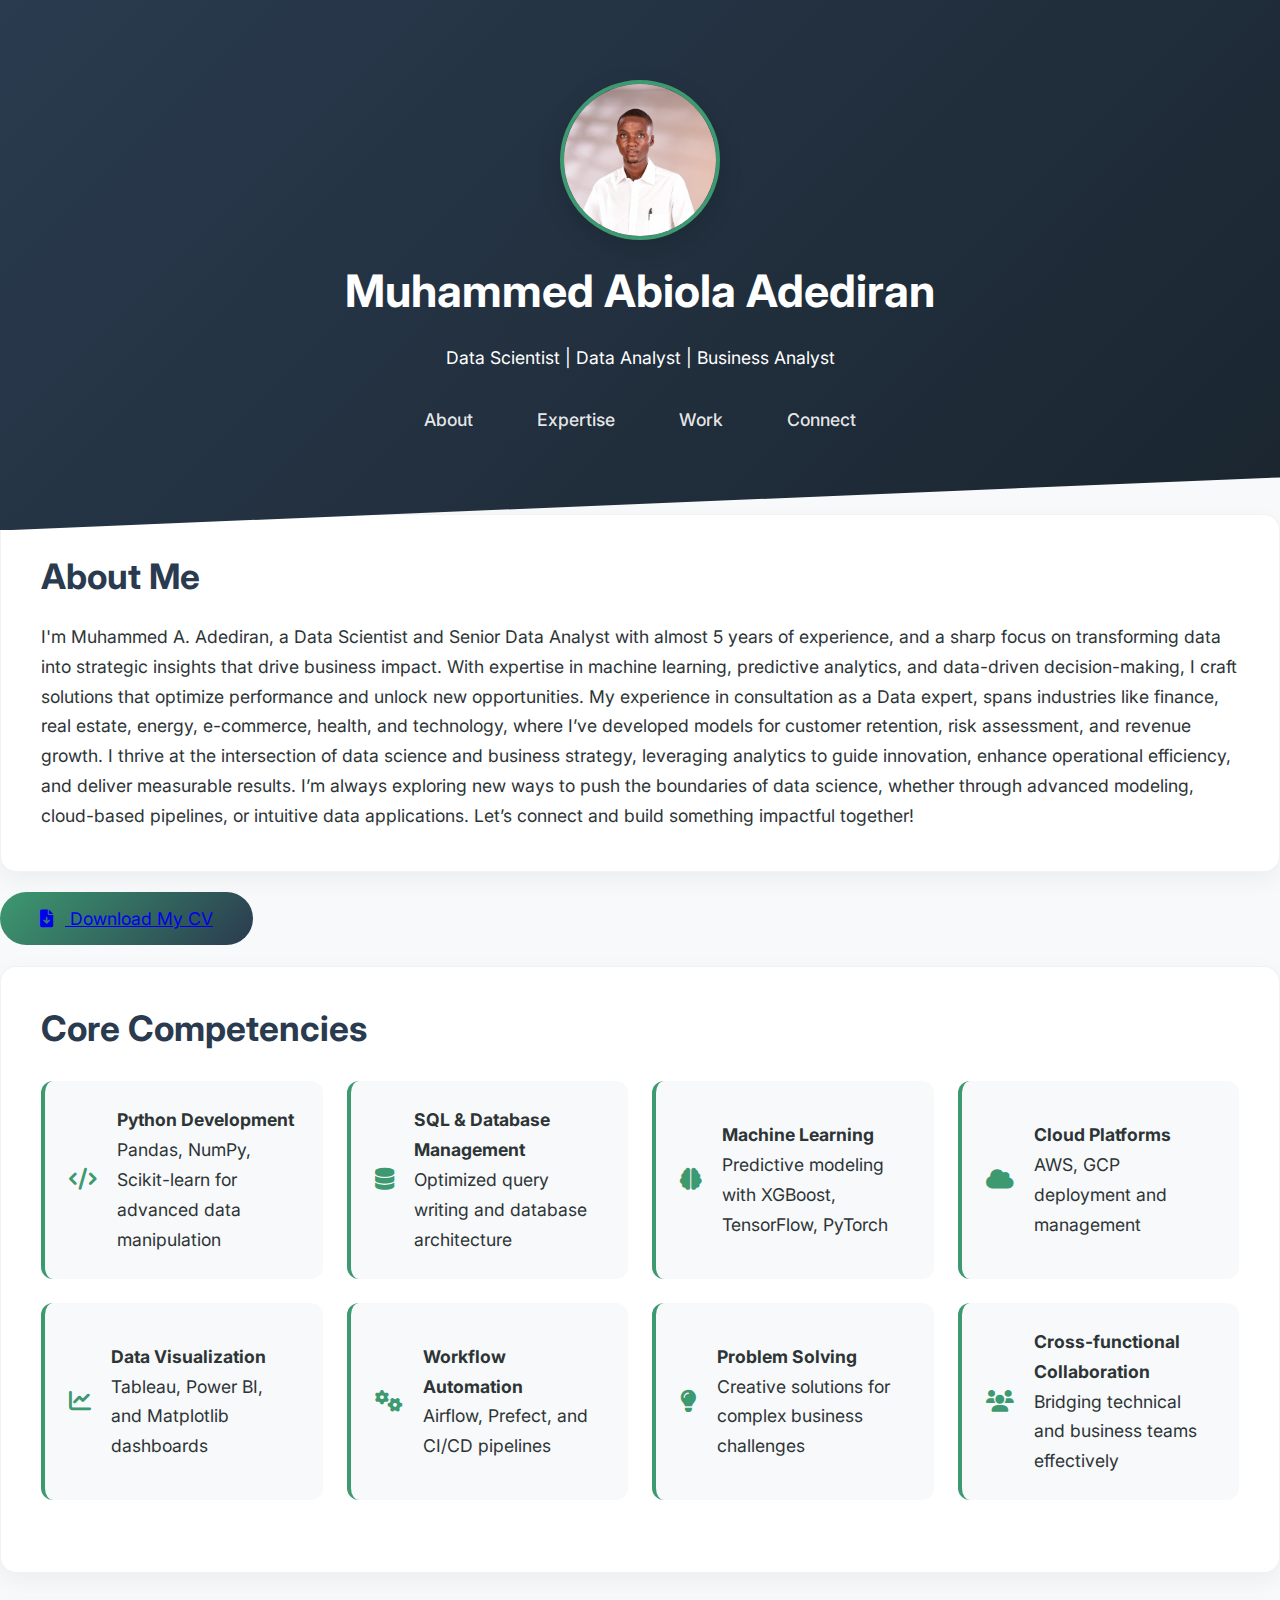
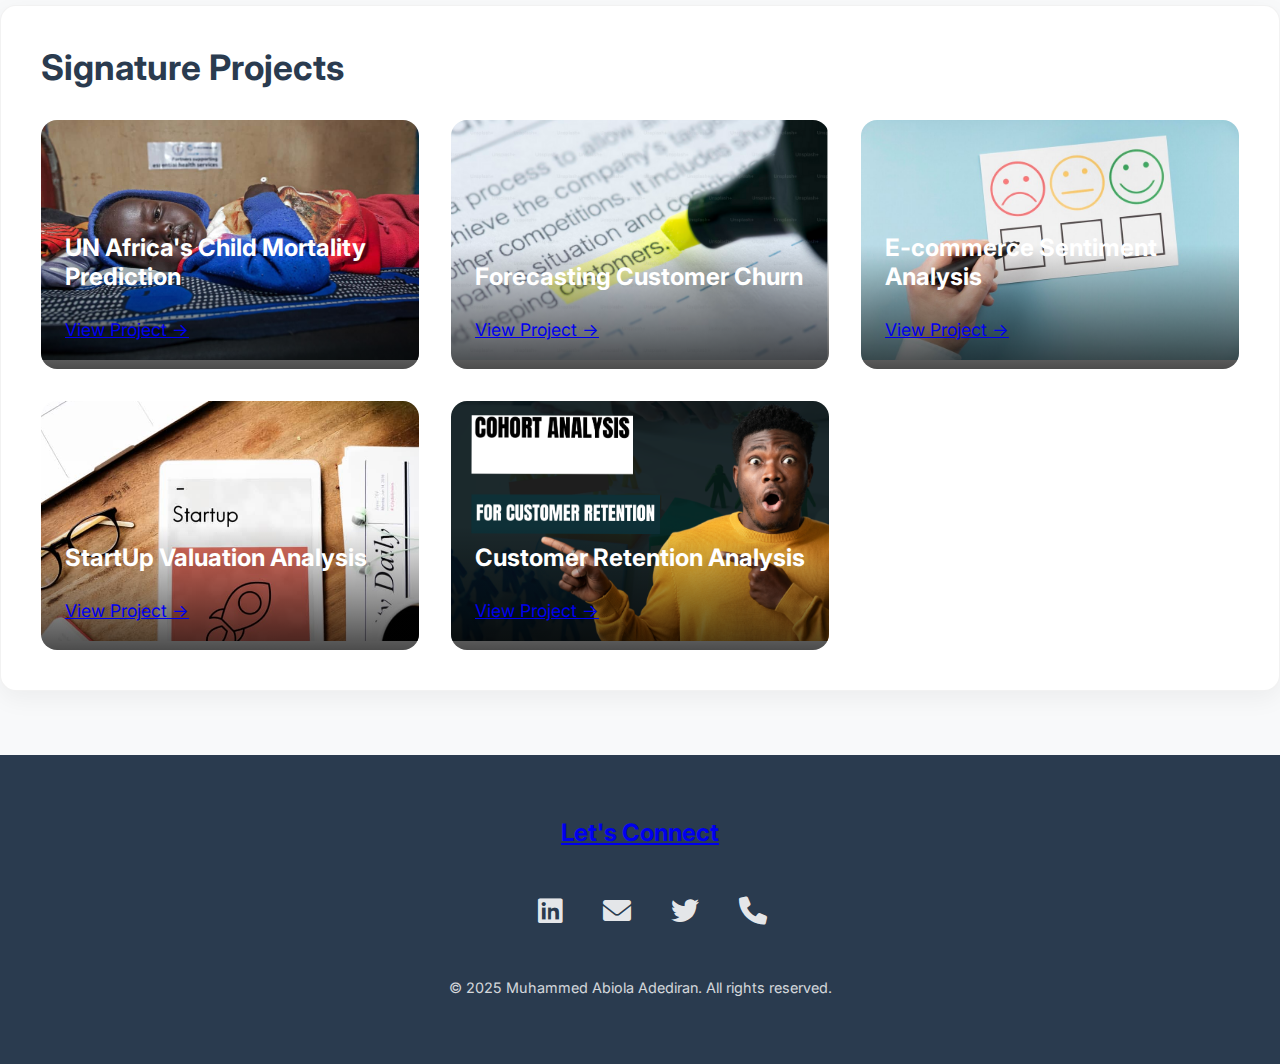
<file: index.html>
<!DOCTYPE html>
<html lang="en">
<head>
    <!-- Google Tag (gtag.js) -->
    <script async src="https://www.googletagmanager.com/gtag/js?id=G-CT08PQLNE5"></script>
    <script>
        window.dataLayer = window.dataLayer || [];
        function gtag(){dataLayer.push(arguments);}
        gtag('js', new Date());
        gtag('config', 'G-CT08PQLNE5');
    </script>

    <meta charset="utf-8">
    <meta name="viewport" content="width=device-width, initial-scale=1.0">
    <title>Muhammed Abiola Adediran - Data Scientist Portfolio</title>
    <link rel="icon" href="images/favicon.webp" type="image/webp">
    <style>
        :root {
            --primary: #2A3B4F;    /* Deep Navy */
            --secondary: #3D9970;  /* Sage Green */
            --accent: #FF6B6B;     /* Coral */
            --light: #F8F9FA;      /* Light Gray */
            --dark: #1A252F;       /* Dark Navy */
            --text: #2D3436;       /* Charcoal */
        }

        * {
            margin: 0;
            padding: 0;
            box-sizing: border-box;
            font-family: 'Inter', system-ui, sans-serif;
        }

        body {
            background: var(--light);
            color: var(--text);
            line-height: 1.7;
            font-size: 1.1rem;
        }

        /* Header Styles */
        #header {
            background: linear-gradient(135deg, var(--primary), var(--dark));
            color: white;
            padding: 4rem 1rem;
            text-align: center;
            clip-path: polygon(0 0, 100% 0, 100% 90%, 0 100%);
            margin-bottom: -3rem;
        }

        .avatar {
            width: 160px;
            height: 160px;
            border-radius: 50%;
            border: 4px solid var(--secondary);
            margin: 1rem auto;
            box-shadow: 0 8px 24px rgba(0,0,0,0.15);
        }

        /* Navigation */
        #nav {
            margin: 2rem 0;
        }

        #nav ul {
            display: flex;
            justify-content: center;
            gap: 2rem;
            list-style: none;
            flex-wrap: wrap;
        }

        #nav a {
            color: rgba(255,255,255,0.9);
            text-decoration: none;
            font-weight: 500;
            padding: 0.5rem 1rem;
            border-radius: 2rem;
            transition: all 0.3s ease;
        }

        #nav a:hover {
            background: rgba(255,255,255,0.1);
            transform: translateY(-2px);
        }

        
        .button {
            position: relative;
            overflow: hidden;
            padding: 1rem 2.5rem;
            border-radius: 50px;
            background: linear-gradient(135deg, var(--secondary), var(--primary));
            transition: all 0.4s cubic-bezier(0.4, 0, 0.2, 1);
        }

        .icon-wrapper {
            position: relative;
            display: inline-block;
            margin-right: 12px;
        }

        .main-icon {
            transform: translateY(0);
            transition: transform 0.3s ease;
        }

        .launch-icon {
            position: absolute;
            left: 50%;
            top: 150%;
            opacity: 0;
            transform: translateX(-50%);
            color: var(--accent);
            transition: all 0.4s cubic-bezier(0.4, 0, 0.2, 1);
        }

        .button:hover {
            transform: translateY(-3px);
            box-shadow: 0 8px 24px rgba(61,153,112,0.4);
        }

        .button:hover .main-icon {
            transform: translateY(-150%);
        }

        .button:hover .launch-icon {
            top: 50%;
            opacity: 1;
            transform: translate(-50%, -50%);
        }

        .button:active {
            transform: translateY(0);
            box-shadow: 0 4px 12px rgba(61,153,112,0.3);
        }

        /* Optional: Add particle animation */
        @keyframes particles {
            0% { transform: translateY(0) scale(0); opacity: 1; }
            100% { transform: translateY(-50px) scale(1); opacity: 0; }
        }


        /* Card Styles */
        .card {
            background: white;
            border-radius: 1rem;
            padding: 2.5rem;
            margin: 2rem 0;
            box-shadow: 0 8px 24px rgba(0,0,0,0.05);
            border: 1px solid rgba(0,0,0,0.05);
            transition: transform 0.3s cubic-bezier(0.4,0,0.2,1);
        }

        .card:hover {
            transform: translateY(-8px);
        }

        /* Skills Grid */
        .skills-grid {
            display: grid;
            grid-template-columns: repeat(auto-fit, minmax(280px, 1fr));
            gap: 1.5rem;
            margin: 2rem 0;
        }

        .skill-item {
            display: flex;
            align-items: center;
            gap: 1.25rem;
            padding: 1.5rem;
            background: var(--light);
            border-radius: 0.75rem;
            border-left: 4px solid var(--secondary);
            transition: all 0.3s ease;
        }

        .skill-item:hover {
            background: white;
            box-shadow: 0 4px 12px rgba(0,0,0,0.08);
        }

        /* Project Cards */
        .projects-grid {
            display: grid;
            grid-template-columns: repeat(auto-fit, minmax(320px, 1fr));
            gap: 2rem;
            margin-top: 2rem;
        }

        .project-card {
            background: white;
            border-radius: 1rem;
            overflow: hidden;
            position: relative;
            transition: all 0.3s ease;
        }

        .project-card::before {
            content: "";
            position: absolute;
            top: 0;
            left: 0;
            right: 0;
            bottom: 0;
            background: linear-gradient(180deg, rgba(0,0,0,0) 50%, rgba(0,0,0,0.7) 100%);
            z-index: 1;
        }

        .project-card img {
            width: 100%;
            height: 240px;
            object-fit: cover;
            transition: transform 0.3s ease;
        }

        .project-content {
            position: absolute;
            bottom: 0;
            left: 0;
            right: 0;
            padding: 1.5rem;
            color: white;
            z-index: 2;
        }

        /* Typography */
        h1, h2, h3 {
            line-height: 1.2;
            margin-bottom: 1.5rem;
        }

        h1 { font-size: 2.8rem; }
        h2 { font-size: 2.2rem; color: var(--primary); }
        h3 { font-size: 1.5rem; }

        

        @media (max-width: 768px) {
            #header { padding: 3rem 1rem; }
            .avatar { width: 120px; height: 120px; }
            h1 { font-size: 2rem; }
            h2 { font-size: 1.75rem; }
        }

    /* Add this CSS to your existing styles */
        #contact {
            text-align: center;
            padding: 4rem 1rem;
            background: var(--primary);
            color: white;
            margin-top: 4rem;
        }

        .contact-card {
            max-width: 600px;
            margin: 0 auto 2rem;
        }

        .social-links {
            display: flex;
            justify-content: center;
            gap: 1.5rem;
            margin: 2rem 0;
            flex-wrap: wrap;
        }

        .social-icon {
            font-size: 1.75rem;
            color: rgba(255,255,255,0.9);
            transition: all 0.3s ease;
            padding: 0.5rem;
        }

        .social-icon:hover {
            color: var(--secondary);
            transform: translateY(-3px);
        }

        .copyright {
            font-size: 0.9rem;
            opacity: 0.8;
            margin-top: 2rem;
        }

        @media (max-width: 768px) {
            #contact {
            padding: 3rem 1rem;
        }
            
        .social-icon {
            font-size: 1.5rem;
        }
        }
  
</style>
    <link href="https://fonts.googleapis.com/css2?family=Inter:wght@400;500;600;700&display=swap" rel="stylesheet">
    <link rel="stylesheet" href="https://cdnjs.cloudflare.com/ajax/libs/font-awesome/6.0.0/css/all.min.css">
</head>
<body>
    <!-- Header Section -->
    <header id="header">
        <img src="images/me.JPG" alt="Muhammed Abiola Adediran" class="avatar">
        <h1>Muhammed Abiola Adediran</h1>
        <p>Data Scientist | Data Analyst | Business Analyst</p>
        
        <nav id="nav">
            <ul>
                <li><a href="#about">About</a></li>
                <li><a href="#skills">Expertise</a></li>
                <li><a href="#projects">Work</a></li>
                <li><a href="#contact">Connect</a></li>
            </ul>
        </nav>
    </header>
        <main class="container">
            <!-- About Section -->
            <section id="about" class="card">
                <h2>About Me</h2>
                <p class="lead-text">
                    I'm Muhammed A. Adediran, a Data Scientist and Senior Data Analyst with almost 5 years of experience, and a sharp focus on transforming data into strategic insights that drive business impact. With expertise in machine learning, predictive analytics, and data-driven decision-making, I craft solutions that optimize performance and unlock new opportunities.

                    My experience in consultation as a Data expert, spans industries like finance, real estate, energy, e-commerce, health, and technology, where I’ve developed models for customer retention, risk assessment, and revenue growth. I thrive at the intersection of data science and business strategy, leveraging analytics to guide innovation, enhance operational efficiency, and deliver measurable results.

                    I’m always exploring new ways to push the boundaries of data science, whether through advanced modeling, cloud-based pipelines, or intuitive data applications. Let’s connect and build something impactful together!
                </p>
            </section>        
                <a href="assets1/Muhammed.pdf" download class="button">
                    <span class="icon-wrapper">
                        <i class="fas fa-file-download main-icon"></i>
                    </span>
                    Download My CV
                </a>
                   
            </section>
    
            <!-- Skills Section -->
            <section id="skills" class="card">
                <h2>Core Competencies</h2>
                <div class="skills-grid">
                    <div class="skill-item">
                        <i class="fas fa-code fa-lg" style="color: var(--secondary);"></i>
                        <div>
                            <h4>Python Development</h4>
                            <p>Pandas, NumPy, Scikit-learn for advanced data manipulation</p>
                        </div>
                    </div>
                    <div class="skill-item">
                        <i class="fas fa-database fa-lg" style="color: var(--secondary);"></i>
                        <div>
                            <h4>SQL & Database Management</h4>
                            <p>Optimized query writing and database architecture</p>
                        </div>
                    </div>
                    <div class="skill-item">
                        <i class="fas fa-brain fa-lg" style="color: var(--secondary);"></i>
                        <div>
                            <h4>Machine Learning</h4>
                            <p>Predictive modeling with XGBoost, TensorFlow, PyTorch</p>
                        </div>
                    </div>
                    <div class="skill-item">
                        <i class="fas fa-cloud fa-lg" style="color: var(--secondary);"></i>
                        <div>
                            <h4>Cloud Platforms</h4>
                            <p>AWS, GCP deployment and management</p>
                        </div>
                    </div>
                    <div class="skill-item">
                        <i class="fas fa-chart-line fa-lg" style="color: var(--secondary);"></i>
                        <div>
                            <h4>Data Visualization</h4>
                            <p>Tableau, Power BI, and Matplotlib dashboards</p>
                        </div>
                    </div>
                    <div class="skill-item">
                        <i class="fas fa-cogs fa-lg" style="color: var(--secondary);"></i>
                        <div>
                            <h4>Workflow Automation</h4>
                            <p>Airflow, Prefect, and CI/CD pipelines</p>
                        </div>
                    </div>
                    <div class="skill-item">
                        <i class="fas fa-lightbulb fa-lg" style="color: var(--secondary);"></i>
                        <div>
                            <h4>Problem Solving</h4>
                            <p>Creative solutions for complex business challenges</p>
                        </div>
                    </div>
                    <div class="skill-item">
                        <i class="fas fa-users fa-lg" style="color: var(--secondary);"></i>
                        <div>
                            <h4>Cross-functional Collaboration</h4>
                            <p>Bridging technical and business teams effectively</p>
                        </div>
                    </div>
                </div>
            </section>
        <!-- Projects Section -->
<section id="projects" class="card">
    <h2>Signature Projects</h2>
    <div class="projects-grid">
        <!-- UN Project -->
        <article class="project-card">
            <img src="images/Child.jpg" alt="UN Africa's Child Mortality Rate">
            <div class="project-content">
                <h3>UN Africa's Child Mortality Prediction</h3>
                <a href="https://drive.google.com/drive/folders/1xoDXnzfFjFfgGMa3yQ0849yiTEAJ1jJ7?usp=sharing" 
                   class="project-link" 
                   target="_blank"
                   rel="noopener noreferrer">
                   View Project →
                </a>
            </div>
        </article>

        <!-- Customer Churn Project -->
        <article class="project-card">
            <img src="images/Customer Churn.png" alt="Customer Churn Analysis Dashboard">
            <div class="project-content">
                <h3>Forecasting Customer Churn</h3>
                <a href="https://drive.google.com/drive/folders/1Rlklza4MQzv4ZNlpCqDWi6Kdt8Jk8UxS?usp=sharing" 
                   class="project-link" 
                   target="_blank"
                   rel="noopener noreferrer">
                    View Project →
                </a>
            </div>
        </article>
<!-- Sentiment Analysis Project -->
<article class="project-card">
    <img src="images/sentiment.jpg" alt="Sentiment Analysis Visualization">
    <div class="project-content">
        <h3>E-commerce Sentiment Analysis</h3>
        <a href="https://drive.google.com/drive/folders/1t4hIZXAX99dMoBTJleC9xyE3eSKIqErE?usp=sharing" 
           class="project-link" 
           target="_blank"
           rel="noopener noreferrer">
            View Project →
        </a>
    </div>
</article>
<!-- StartUp Project -->
<article class="project-card">
    <img src="images/Startup.jpg" alt="StartUp Valuation Analysis">
    <div class="project-content">
        <h3>StartUp Valuation Analysis</h3>
        <a href="https://drive.google.com/drive/folders/1Ue2JR5wtaPKNCqCM5qT02m7m5Oucn5Ay?usp=sharing" 
           class="project-link" 
           target="_blank"
           rel="noopener noreferrer">
            View Project →
        </a>
    </div>
</article>

<!-- Cohort Analysis Project -->
        <article class="project-card">
            <img src="images/cohort analysis for customer retention.png" alt="Cohort Analysis Dashboard">
            <div class="project-content">
                <h3>Customer Retention Analysis</h3>
                <a href="https://drive.google.com/drive/folders/1zIELvmAwA5Uj2ChAHvKgS2Dfp-TKpwc_?usp=sharing" 
                   class="project-link" 
                   target="_blank"
                   rel="noopener noreferrer">
                   View Project →
    </div>
</section>
</main>

    <!-- Footer Section -->
<footer id="contact" class="container">
    <div class="contact-card">
        <h3>Let's Connect</h3>
        <div class="social-links">
            <a href="http://linkedin.com/in/muhammedadediran/" class="social-icon" aria-label="LinkedIn Profile">
                <i class="fab fa-linkedin"></i>
            </a>
            <a href="mailto:deeraw80@gmail.com" class="social-icon" aria-label="Email Address">
                <i class="fas fa-envelope"></i>
            </a>
            <a href="https://x.com/DeeRaw01" class="social-icon" aria-label="Twitter Profile">
                <i class="fab fa-twitter"></i>
            </a>
            <a href="tel:+2349123890613" class="social-icon" aria-label="Phone Number">
                <i class="fas fa-phone"></i>
            </a>
        </div>
    </div>
    <p class="copyright">&copy; 2025 Muhammed Abiola Adediran. All rights reserved.</p>
</footer>
</body>
</html>
</file>
